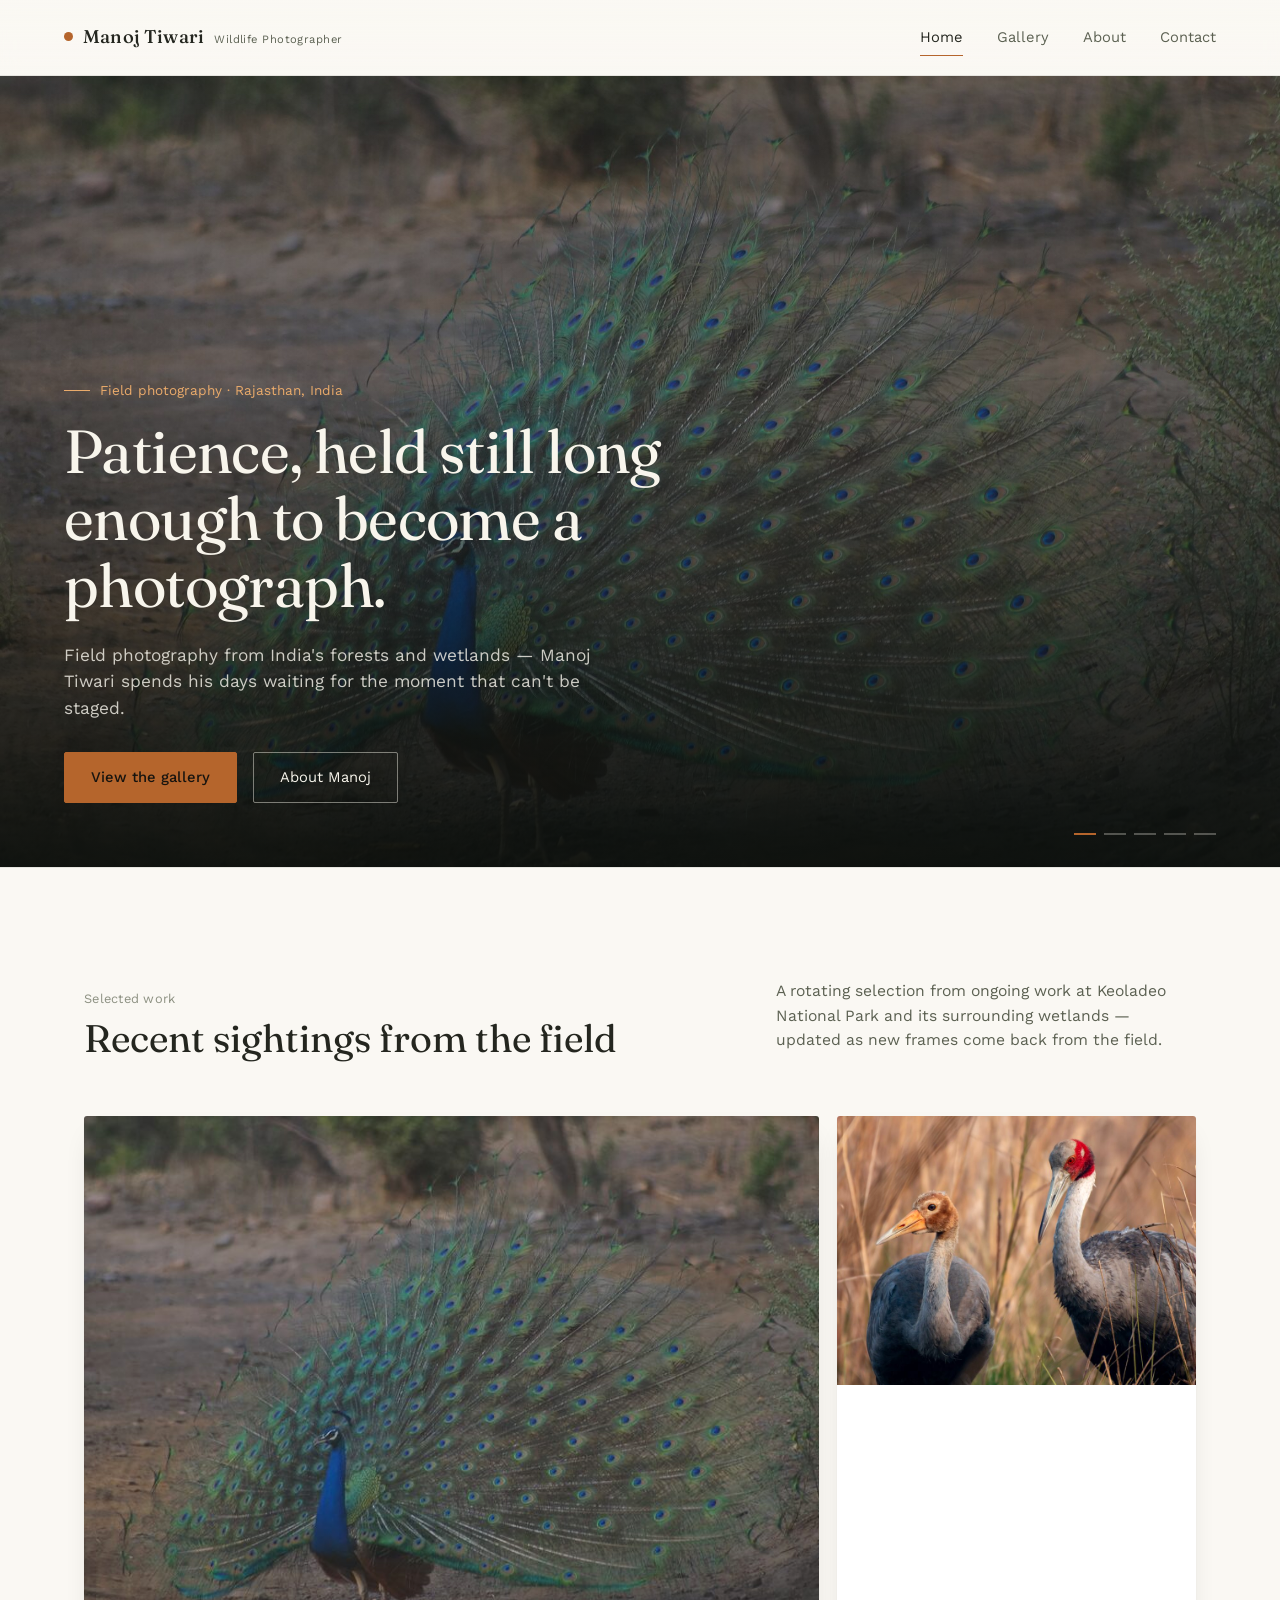
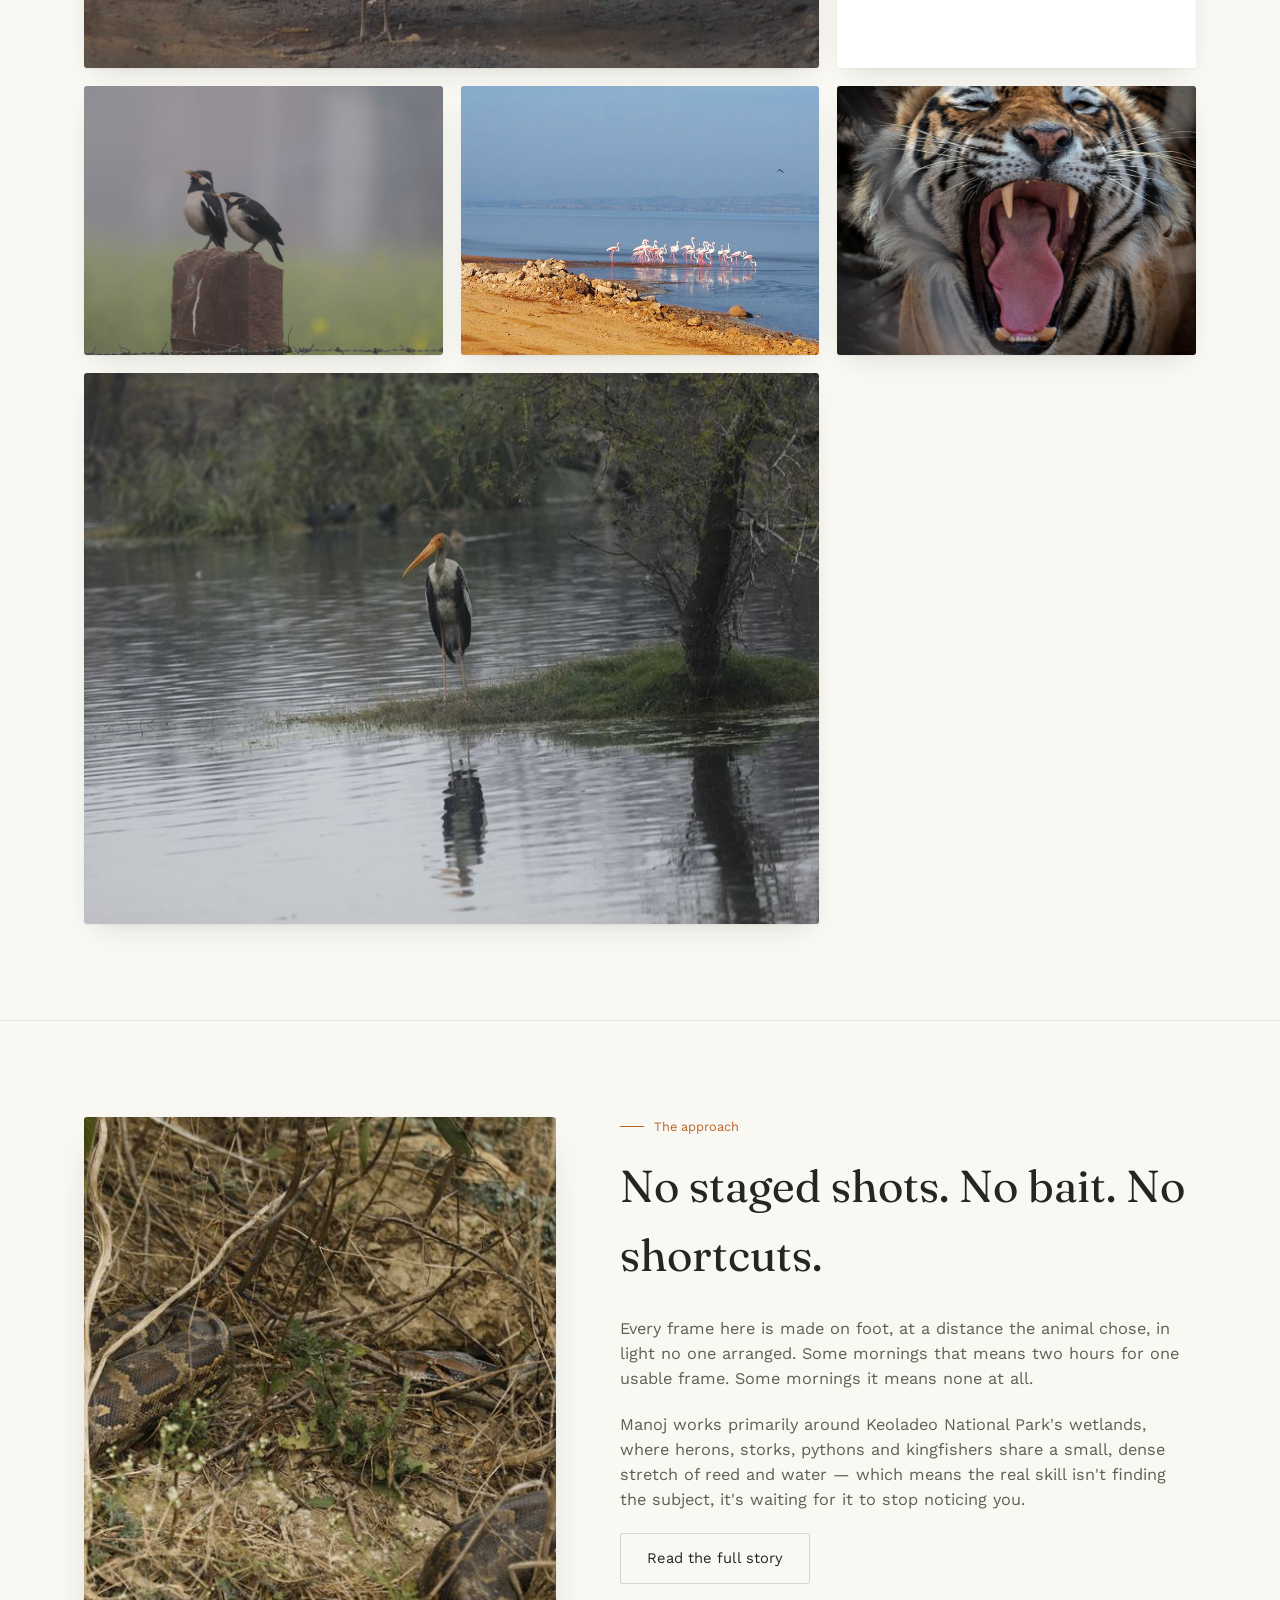
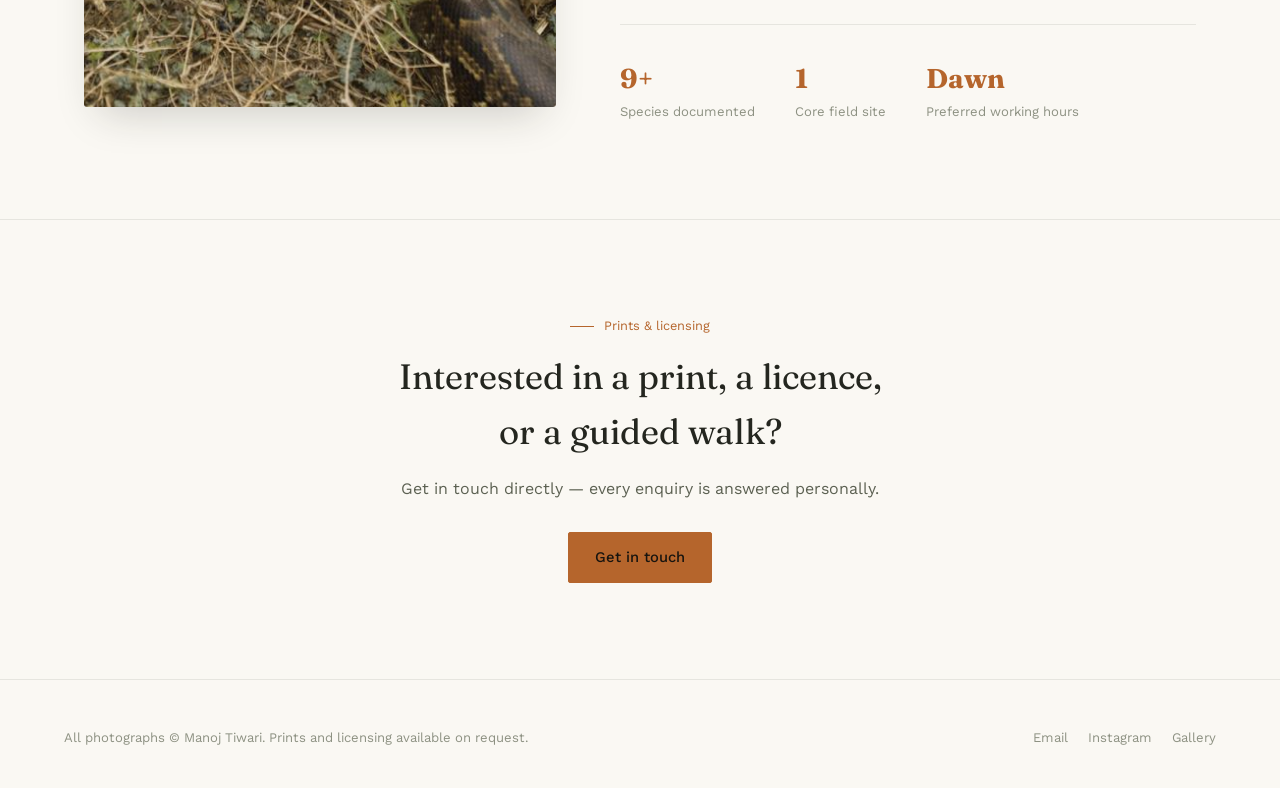
<file: source-6aa30e3e30b3306cdcb04043-811069a231ce7e67/index.html>
<!DOCTYPE html>
<html lang="en">
<head>
<meta charset="UTF-8">
<meta name="viewport" content="width=device-width, initial-scale=1.0">
<title>Manoj Tiwari — Wildlife Photographer</title>
<meta name="description" content="Wildlife photography by Manoj Tiwari — field work from India's forests and wetlands.">
<link rel="stylesheet" href="css/style.css">
</head>
<body>
<a class="skip-link" href="#main">Skip to content</a>

<nav class="site-nav">
  <a class="brand" href="index.html"><span class="brand-mark"></span>Manoj Tiwari<small>Wildlife Photographer</small></a>
  <div class="nav-links">
    <a href="index.html" class="active">Home</a>
    <a href="gallery.html">Gallery</a>
    <a href="about.html">About</a>
    <a href="contact.html">Contact</a>
  </div>
  <button class="nav-toggle" aria-label="Toggle menu" aria-expanded="false">
    <svg width="16" height="12" viewBox="0 0 16 12"><path d="M0 1h16M0 6h16M0 11h16" stroke="currentColor" stroke-width="1.3"/></svg>
  </button>
</nav>

<main id="main">

  <section class="hero" data-hero>
    <div class="hero-media"></div>
    <div class="hero-content">
      <div class="hero-eyebrow">Field photography · Rajasthan, India</div>
      <h1 data-setting="heroHeadline">Patience, held still long enough to become a photograph.</h1>
      <p data-setting="heroSubline">Field photography from India's forests and wetlands — Manoj Tiwari spends his days waiting for the moment that can't be staged.</p>
      <div class="hero-actions">
        <a class="btn btn-primary" href="gallery.html">View the gallery</a>
        <a class="btn btn-ghost" href="about.html">About Manoj</a>
      </div>
    </div>
    <div class="hero-dots"></div>
  </section>

  <section class="section">
    <div class="wrap">
      <div class="section-head">
        <div>
          <div class="section-tag">Selected work</div>
          <h2>Recent sightings from the field</h2>
        </div>
        <p class="lede">A rotating selection from ongoing work at Keoladeo National Park and its surrounding wetlands — updated as new frames come back from the field.</p>
      </div>
      <div class="feature-grid" data-featured-grid></div>
    </div>
  </section>

  <section class="section">
    <div class="wrap">
      <div class="about-layout">
        <img class="about-portrait" src="assets/images/thumb/python-coiled.jpg" alt="A coiled python, camouflaged in dry grass">
        <div class="about-body">
          <div class="eyebrow">The approach</div>
          <h1>No staged shots. No bait. No shortcuts.</h1>
          <p>Every frame here is made on foot, at a distance the animal chose, in light no one arranged. Some mornings that means two hours for one usable frame. Some mornings it means none at all.</p>
          <p>Manoj works primarily around Keoladeo National Park's wetlands, where herons, storks, pythons and kingfishers share a small, dense stretch of reed and water — which means the real skill isn't finding the subject, it's waiting for it to stop noticing you.</p>
          <a class="btn btn-ghost" href="about.html">Read the full story</a>
          <div class="stat-row">
            <div class="stat"><b>9+</b><span>Species documented</span></div>
            <div class="stat"><b>1</b><span>Core field site</span></div>
            <div class="stat"><b>Dawn</b><span>Preferred working hours</span></div>
          </div>
        </div>
      </div>
    </div>
  </section>

  <section class="section">
    <div class="wrap" style="text-align:center; max-width:620px;">
      <div class="eyebrow" style="justify-content:center;">Prints &amp; licensing</div>
      <h2 style="font-family:var(--serif); font-weight:400; font-size:clamp(1.6rem,3vw,2.2rem); margin:0 0 18px;">Interested in a print, a licence, or a guided walk?</h2>
      <p style="color:var(--text-muted); margin-bottom:30px;">Get in touch directly — every enquiry is answered personally.</p>
      <a class="btn btn-primary" href="contact.html">Get in touch</a>
    </div>
  </section>

</main>

<footer>
  <div class="footer-inner">
    <span data-setting="footerNote">All photographs © Manoj Tiwari. Prints and licensing available on request.</span>
    <div class="footer-links">
      <a href="mailto:hello@manojtiwariphotography.com" data-setting-href="email">Email</a>
      <a href="#" data-setting-href="instagram" target="_blank" rel="noopener">Instagram</a>
      <a href="gallery.html">Gallery</a>
    </div>
  </div>
</footer>

<script src="js/main.js"></script>
</body>
</html>
</file>
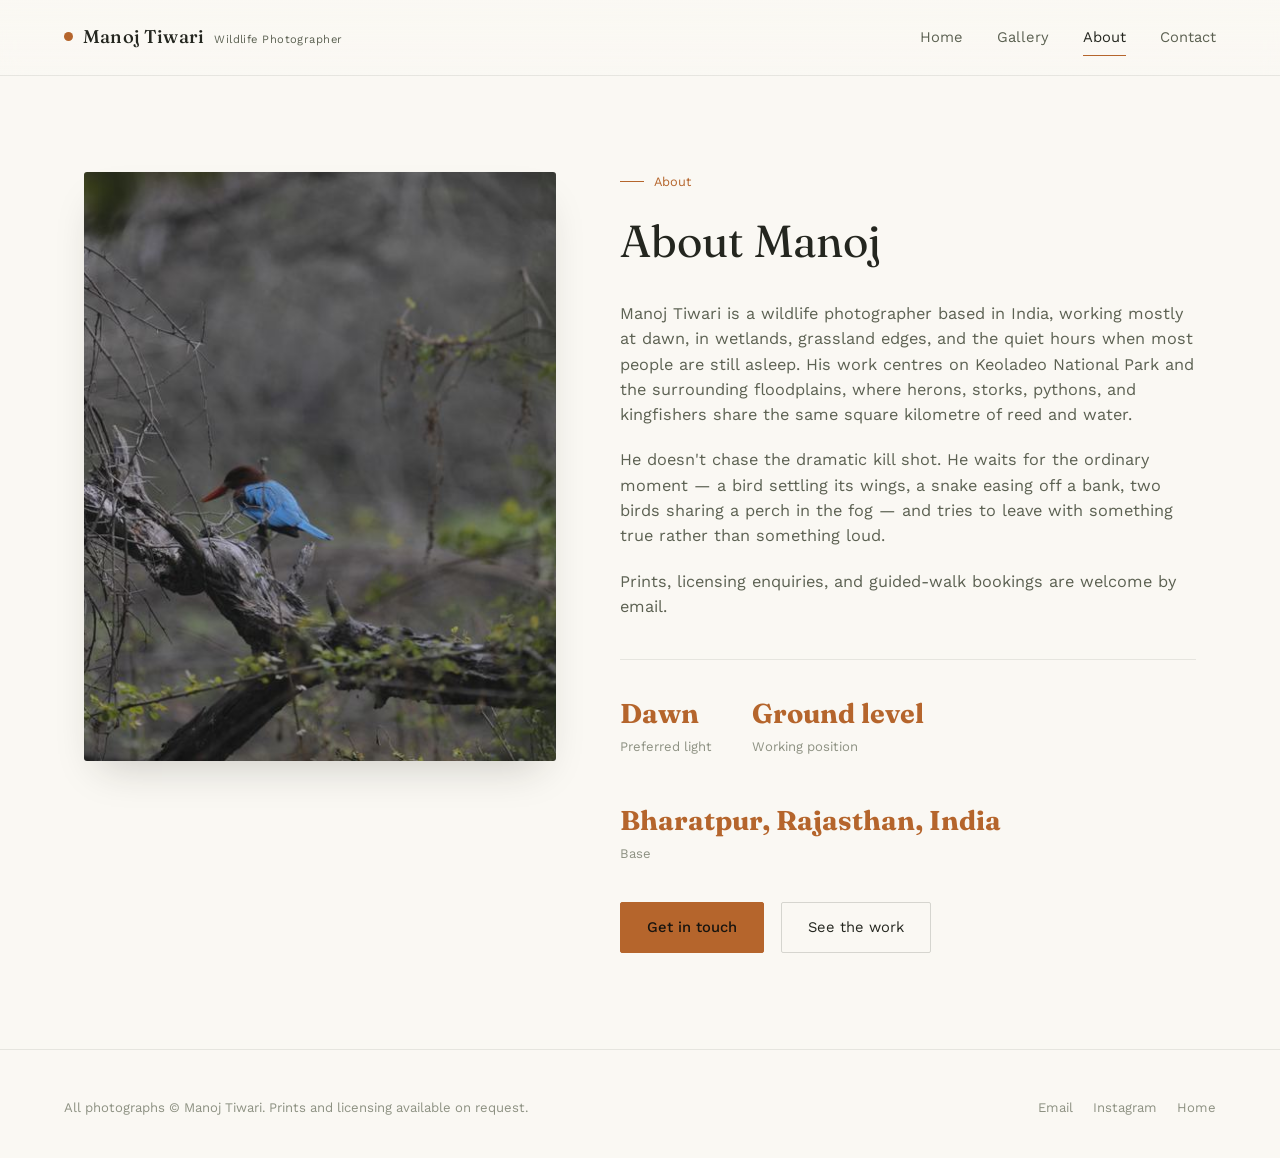
<file: source-6aa30e3e30b3306cdcb04043-811069a231ce7e67/about.html>
<!DOCTYPE html>
<html lang="en">
<head>
<meta charset="UTF-8">
<meta name="viewport" content="width=device-width, initial-scale=1.0">
<title>About — Manoj Tiwari</title>
<meta name="description" content="About Manoj Tiwari, wildlife photographer.">
<link rel="stylesheet" href="css/style.css">
</head>
<body>
<a class="skip-link" href="#main">Skip to content</a>

<nav class="site-nav">
  <a class="brand" href="index.html"><span class="brand-mark"></span>Manoj Tiwari<small>Wildlife Photographer</small></a>
  <div class="nav-links">
    <a href="index.html">Home</a>
    <a href="gallery.html">Gallery</a>
    <a href="about.html" class="active">About</a>
    <a href="contact.html">Contact</a>
  </div>
  <button class="nav-toggle" aria-label="Toggle menu" aria-expanded="false">
    <svg width="16" height="12" viewBox="0 0 16 12"><path d="M0 1h16M0 6h16M0 11h16" stroke="currentColor" stroke-width="1.3"/></svg>
  </button>
</nav>

<main id="main">
  <section class="section">
    <div class="wrap">
      <div class="about-layout">
        <img class="about-portrait" data-setting="aboutPortrait" src="assets/images/thumb/kingfisher-branch.jpg" alt="Manoj Tiwari in the field">
        <div class="about-body">
          <div class="eyebrow">About</div>
          <h1 data-setting="aboutHeading">About Manoj</h1>
          <div data-setting="aboutBody" data-setting-html>
            <p>Manoj Tiwari is a wildlife photographer based in India, working mostly at dawn, in wetlands, grassland edges, and the quiet hours when most people are still asleep.</p>
          </div>
          <div class="stat-row">
            <div class="stat"><b>Dawn</b><span>Preferred light</span></div>
            <div class="stat"><b>Ground level</b><span>Working position</span></div>
            <div class="stat"><b data-setting="location">Bharatpur</b><span>Base</span></div>
          </div>
          <div style="margin-top:36px;">
            <a class="btn btn-primary" href="contact.html">Get in touch</a>
            <a class="btn btn-ghost" href="gallery.html" style="margin-left:12px;">See the work</a>
          </div>
        </div>
      </div>
    </div>
  </section>
</main>

<footer>
  <div class="footer-inner">
    <span data-setting="footerNote">All photographs © Manoj Tiwari. Prints and licensing available on request.</span>
    <div class="footer-links">
      <a href="mailto:hello@manojtiwariphotography.com" data-setting-href="email">Email</a>
      <a href="#" data-setting-href="instagram" target="_blank" rel="noopener">Instagram</a>
      <a href="index.html">Home</a>
    </div>
  </div>
</footer>

<script src="js/main.js"></script>
</body>
</html>
</file>
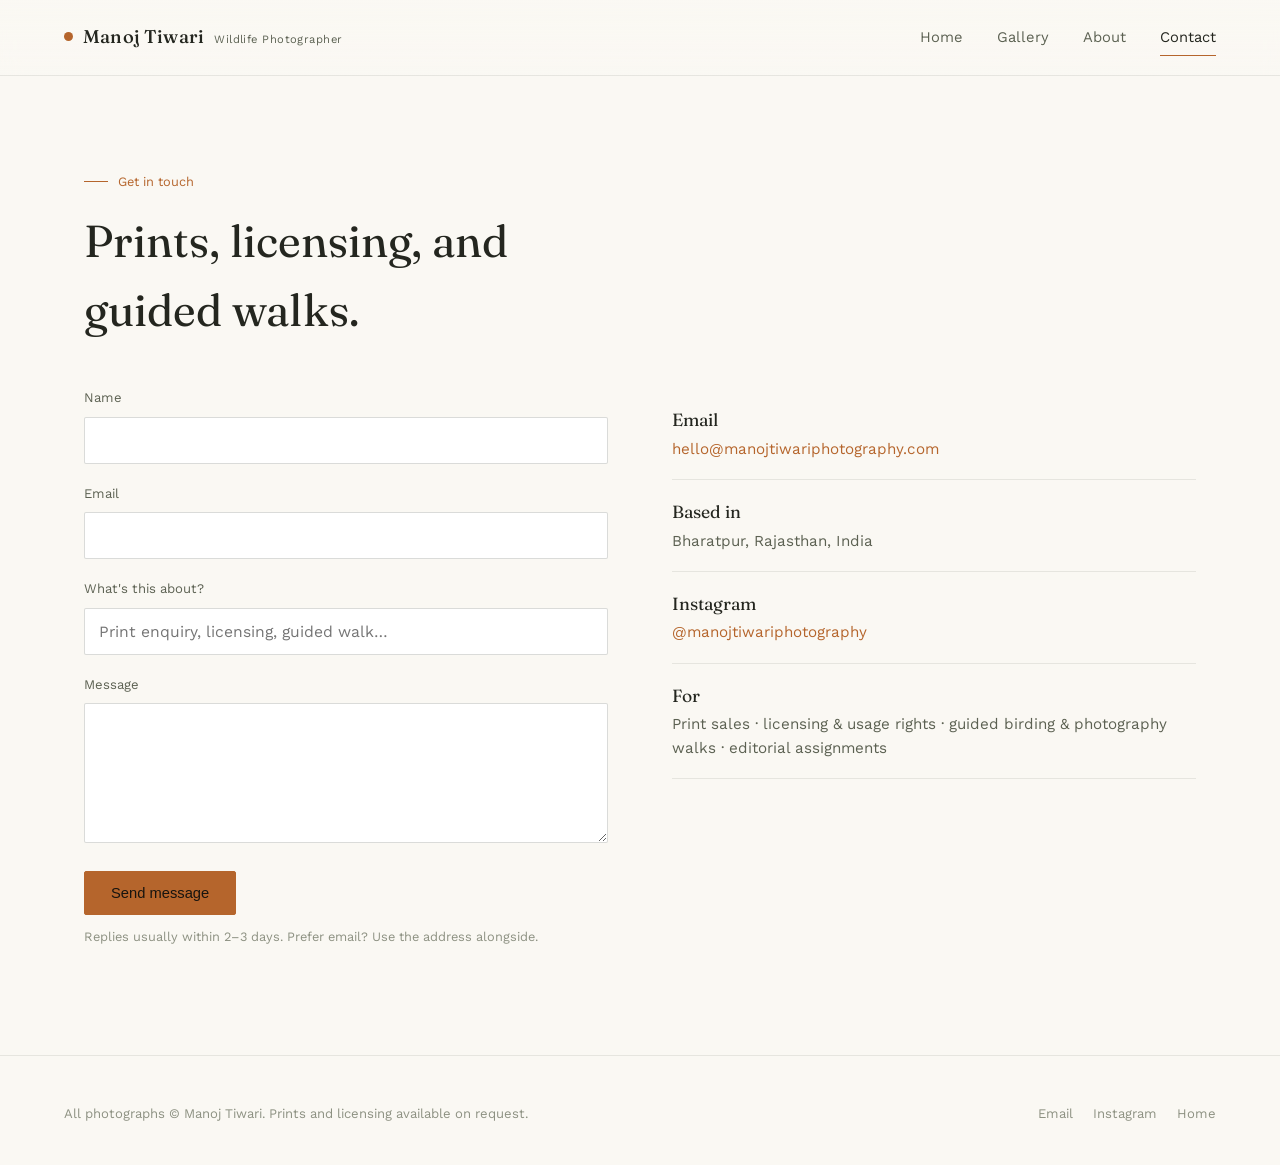
<file: source-6aa30e3e30b3306cdcb04043-811069a231ce7e67/contact.html>
<!DOCTYPE html>
<html lang="en">
<head>
<meta charset="UTF-8">
<meta name="viewport" content="width=device-width, initial-scale=1.0">
<title>Contact — Manoj Tiwari</title>
<meta name="description" content="Contact Manoj Tiwari for prints, licensing, or guided walks.">
<link rel="stylesheet" href="css/style.css">
</head>
<body>
<a class="skip-link" href="#main">Skip to content</a>

<nav class="site-nav">
  <a class="brand" href="index.html"><span class="brand-mark"></span>Manoj Tiwari<small>Wildlife Photographer</small></a>
  <div class="nav-links">
    <a href="index.html">Home</a>
    <a href="gallery.html">Gallery</a>
    <a href="about.html">About</a>
    <a href="contact.html" class="active">Contact</a>
  </div>
  <button class="nav-toggle" aria-label="Toggle menu" aria-expanded="false">
    <svg width="16" height="12" viewBox="0 0 16 12"><path d="M0 1h16M0 6h16M0 11h16" stroke="currentColor" stroke-width="1.3"/></svg>
  </button>
</nav>

<main id="main">
  <section class="section">
    <div class="wrap">
      <div class="eyebrow">Get in touch</div>
      <h2 style="font-family:var(--serif); font-weight:400; font-size:clamp(1.9rem,4vw,2.8rem); margin:0 0 44px; max-width:18ch;">Prints, licensing, and guided walks.</h2>

      <div class="contact-layout">
        <div>
          <!--
            This form uses Formspree (formspree.io) — a free service that emails form
            submissions straight to your inbox, no backend required.
            See HOSTING_GUIDE.md, section "Connect the contact form", for setup steps.
            Until it's connected, the form falls back to opening an email draft.
          -->
          <form id="contact-form" action="https://formspree.io/f/YOUR_FORM_ID" method="POST">
            <div class="field">
              <label for="name">Name</label>
              <input type="text" id="name" name="name" required>
            </div>
            <div class="field">
              <label for="email">Email</label>
              <input type="email" id="email" name="email" required>
            </div>
            <div class="field">
              <label for="subject">What's this about?</label>
              <input type="text" id="subject" name="subject" placeholder="Print enquiry, licensing, guided walk…">
            </div>
            <div class="field">
              <label for="message">Message</label>
              <textarea id="message" name="message" required></textarea>
            </div>
            <button type="submit" class="btn btn-primary">Send message</button>
            <p class="form-note">Replies usually within 2–3 days. Prefer email? Use the address alongside.</p>
          </form>
        </div>

        <div class="contact-info">
          <div class="row">
            <b>Email</b>
            <a href="mailto:hello@manojtiwariphotography.com" data-setting="email" data-setting-href="email">hello@manojtiwariphotography.com</a>
          </div>
          <div class="row">
            <b>Based in</b>
            <span data-setting="location">Bharatpur, Rajasthan, India</span>
          </div>
          <div class="row">
            <b>Instagram</b>
            <a href="#" data-setting-href="instagram" target="_blank" rel="noopener">@manojtiwariphotography</a>
          </div>
          <div class="row">
            <b>For</b>
            <span>Print sales · licensing &amp; usage rights · guided birding &amp; photography walks · editorial assignments</span>
          </div>
        </div>
      </div>
    </div>
  </section>
</main>

<footer>
  <div class="footer-inner">
    <span data-setting="footerNote">All photographs © Manoj Tiwari. Prints and licensing available on request.</span>
    <div class="footer-links">
      <a href="mailto:hello@manojtiwariphotography.com" data-setting-href="email">Email</a>
      <a href="#" data-setting-href="instagram" target="_blank" rel="noopener">Instagram</a>
      <a href="index.html">Home</a>
    </div>
  </div>
</footer>

<script src="js/main.js"></script>
<script>
  // Graceful fallback: if the Formspree endpoint hasn't been configured yet,
  // open a pre-filled email draft instead of submitting to a placeholder URL.
  document.getElementById('contact-form').addEventListener('submit', function(e){
    const action = this.getAttribute('action') || '';
    if(action.includes('YOUR_FORM_ID')){
      e.preventDefault();
      const name = document.getElementById('name').value;
      const email = document.getElementById('email').value;
      const subject = document.getElementById('subject').value || 'Website enquiry';
      const message = document.getElementById('message').value;
      const to = document.querySelector('[data-setting-href="email"]').getAttribute('href').replace('mailto:', '');
      const body = `From: ${name} (${email})%0D%0A%0D%0A${encodeURIComponent(message)}`;
      window.location.href = `mailto:${to}?subject=${encodeURIComponent(subject)}&body=${body}`;
    }
  });
</script>
</body>
</html>
</file>
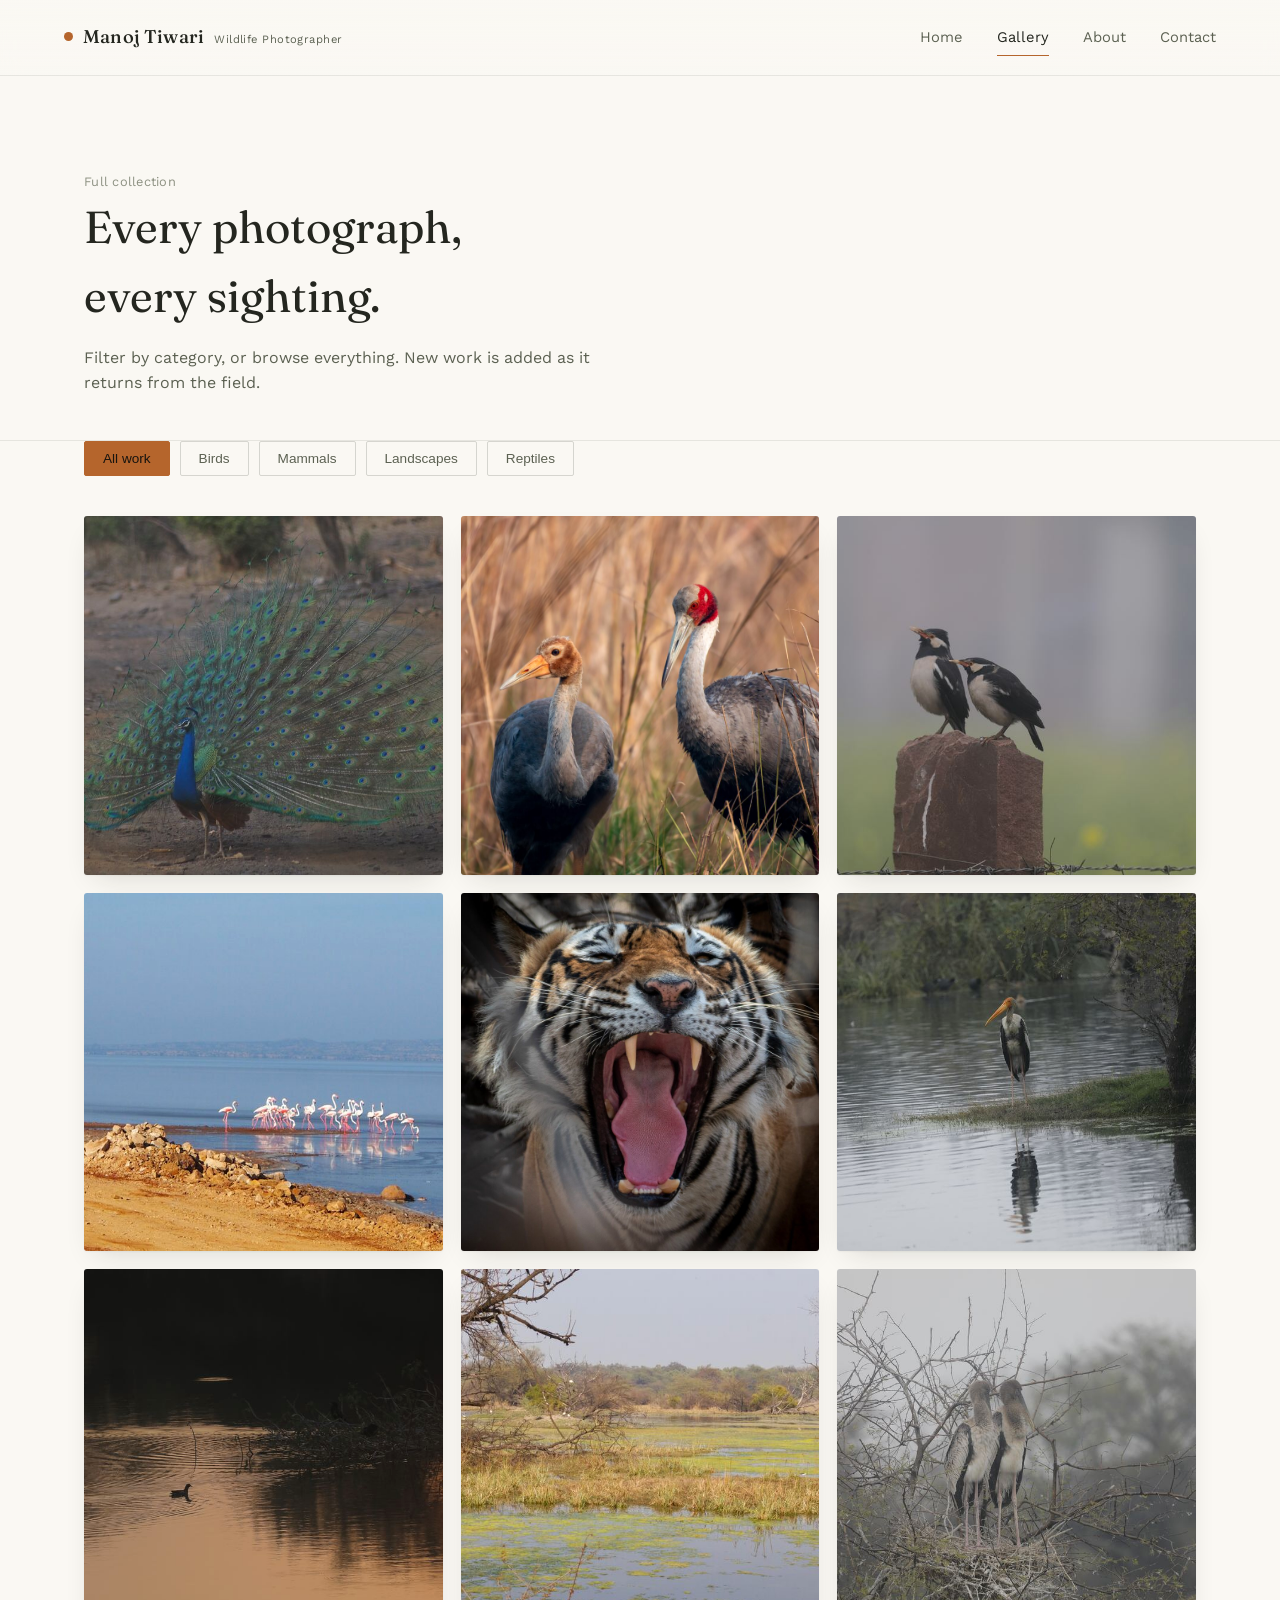
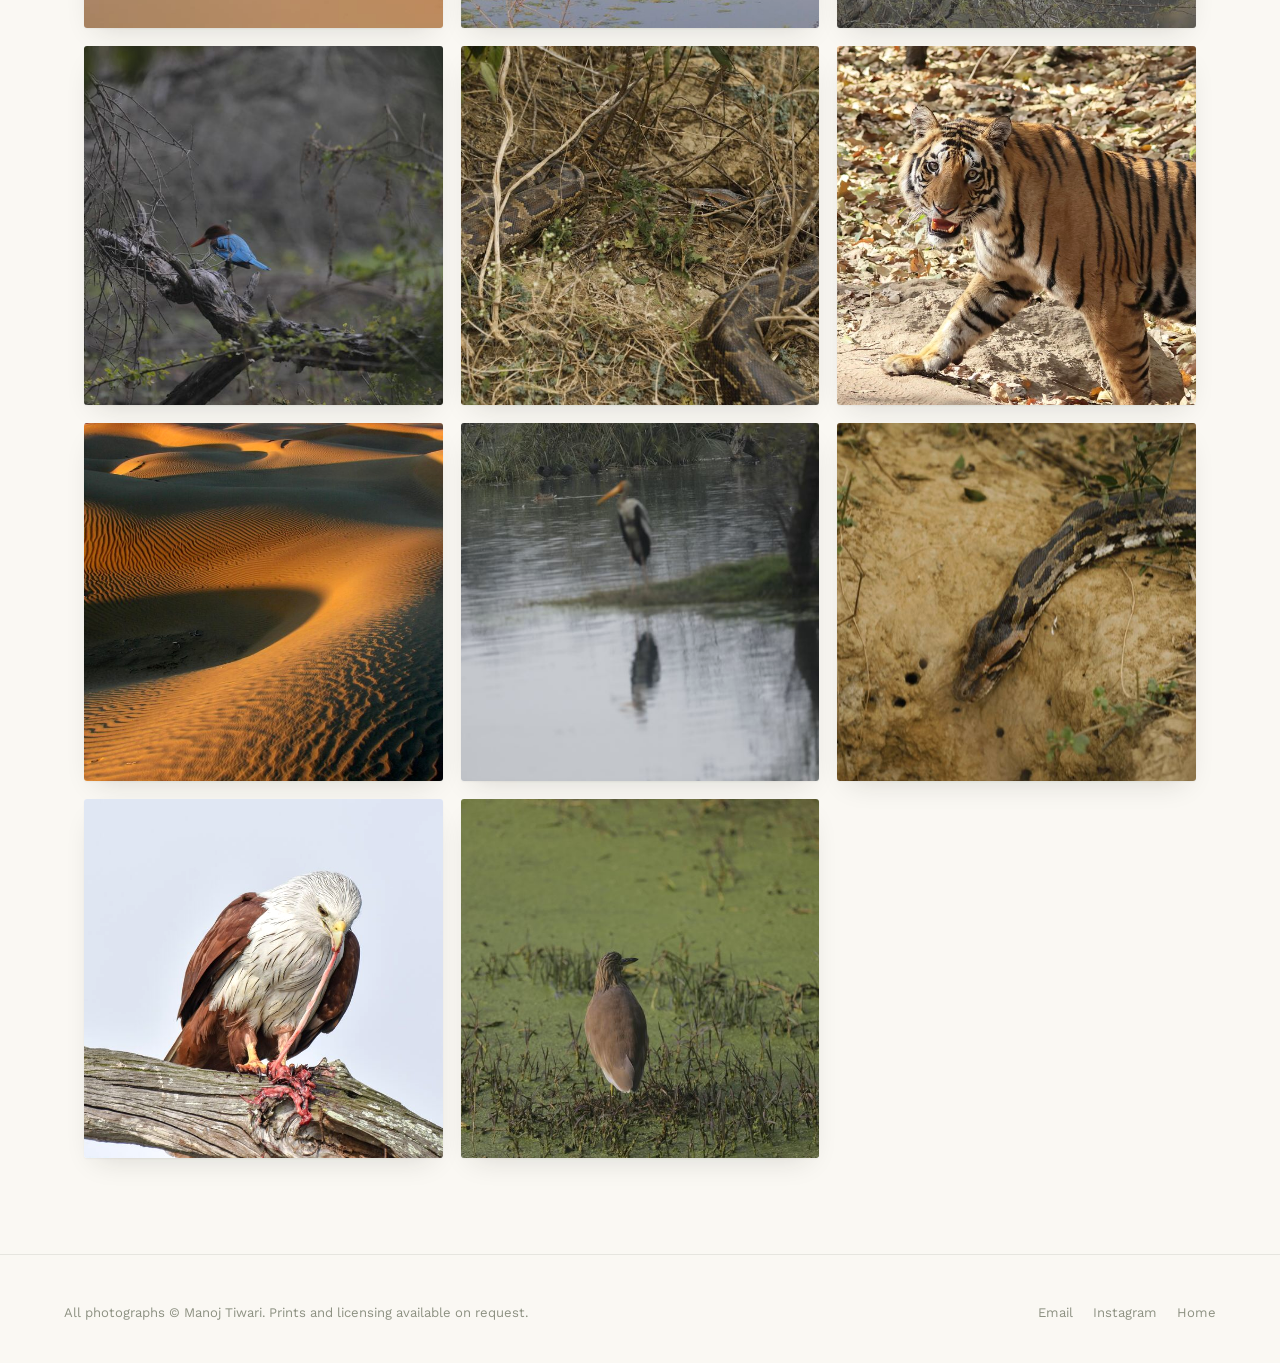
<file: source-6aa30e3e30b3306cdcb04043-811069a231ce7e67/gallery.html>
<!DOCTYPE html>
<html lang="en">
<head>
<meta charset="UTF-8">
<meta name="viewport" content="width=device-width, initial-scale=1.0">
<title>Gallery — Manoj Tiwari</title>
<meta name="description" content="Full wildlife photography gallery by Manoj Tiwari.">
<link rel="stylesheet" href="css/style.css">
</head>
<body>
<a class="skip-link" href="#main">Skip to content</a>

<nav class="site-nav">
  <a class="brand" href="index.html"><span class="brand-mark"></span>Manoj Tiwari<small>Wildlife Photographer</small></a>
  <div class="nav-links">
    <a href="index.html">Home</a>
    <a href="gallery.html" class="active">Gallery</a>
    <a href="about.html">About</a>
    <a href="contact.html">Contact</a>
  </div>
  <button class="nav-toggle" aria-label="Toggle menu" aria-expanded="false">
    <svg width="16" height="12" viewBox="0 0 16 12"><path d="M0 1h16M0 6h16M0 11h16" stroke="currentColor" stroke-width="1.3"/></svg>
  </button>
</nav>

<main id="main">
  <section class="section" style="padding-bottom:0;">
    <div class="wrap">
      <div class="section-tag">Full collection</div>
      <h2 style="font-family:var(--serif); font-weight:400; font-size:clamp(1.9rem,4vw,2.8rem); margin:0 0 12px; max-width:16ch;">Every photograph, every sighting.</h2>
      <p style="color:var(--text-muted); max-width:56ch; margin-bottom:44px;">Filter by category, or browse everything. New work is added as it returns from the field.</p>
    </div>
  </section>

  <section class="section" style="padding-top:0;">
    <div class="wrap">
      <div class="gallery-toolbar" data-gallery-filters></div>
      <div class="gallery-grid" data-gallery-grid></div>
      <p class="empty-state" data-gallery-empty style="display:none;">No photographs in this category yet — check back soon.</p>
    </div>
  </section>
</main>

<footer>
  <div class="footer-inner">
    <span data-setting="footerNote">All photographs © Manoj Tiwari. Prints and licensing available on request.</span>
    <div class="footer-links">
      <a href="mailto:hello@manojtiwariphotography.com" data-setting-href="email">Email</a>
      <a href="#" data-setting-href="instagram" target="_blank" rel="noopener">Instagram</a>
      <a href="index.html">Home</a>
    </div>
  </div>
</footer>

<script src="js/main.js"></script>
</body>
</html>
</file>
<file: source-6aa30e3e30b3306cdcb04043-811069a231ce7e67/css/style.css>
@import url('https://fonts.googleapis.com/css2?family=Fraunces:ital,opsz,wght@0,9..144,300;0,9..144,400;0,9..144,500;0,9..144,600;1,9..144,400&family=Work+Sans:wght@300;400;500;600&display=swap');

:root{
  --bg: #faf8f3;
  --bg-panel: #ffffff;
  --bg-panel-2: #f1eee4;
  --line: rgba(30, 32, 24, 0.09);
  --line-strong: rgba(30, 32, 24, 0.16);
  --text: #24261f;
  --text-muted: #5c6152;
  --text-faint: #8d9182;
  --accent: #b5652c;
  --accent-soft: rgba(181, 101, 44, 0.1);
  --rust: #8a4a30;
  --max: 1240px;
  --gutter: clamp(20px, 5vw, 64px);
  --serif: 'Fraunces', Georgia, serif;
  --sans: 'Work Sans', -apple-system, BlinkMacSystemFont, sans-serif;

  /* Text sitting directly on a darkened photo (hero, card overlays) stays light
     regardless of the light page theme around it. */
  --on-photo: #f8f5ec;
  --on-photo-muted: rgba(248, 245, 236, 0.8);
  --accent-on-photo: #eaab6b;
}

*{ box-sizing: border-box; }
html{ scroll-behavior: smooth; }

@media (prefers-reduced-motion: reduce){
  html{ scroll-behavior: auto; }
  *{ animation-duration: 0.01ms !important; animation-iteration-count: 1 !important; transition-duration: 0.01ms !important; }
}

body{
  margin: 0;
  background: var(--bg);
  color: var(--text);
  font-family: var(--sans);
  font-weight: 400;
  line-height: 1.55;
  -webkit-font-smoothing: antialiased;
}

img{ max-width: 100%; display: block; }
a{ color: inherit; text-decoration: none; }

::selection{ background: var(--accent); color: #fffaf3; }

:focus-visible{
  outline: 2px solid var(--accent);
  outline-offset: 3px;
}

.wrap{
  max-width: var(--max);
  margin: 0 auto;
  padding: 0 var(--gutter);
}

/* -------- Nav -------- */
.site-nav{
  position: sticky;
  top: 0;
  z-index: 100;
  display: flex;
  align-items: center;
  justify-content: space-between;
  padding: 22px var(--gutter);
  background: linear-gradient(to bottom, rgba(250,248,243,0.94), rgba(250,248,243,0.82));
  backdrop-filter: blur(10px);
  border-bottom: 1px solid var(--line);
}

.brand{
  font-family: var(--serif);
  font-size: 1.15rem;
  font-weight: 500;
  letter-spacing: 0.01em;
  display: flex;
  align-items: baseline;
  gap: 10px;
}
.brand .brand-mark{
  width: 9px; height: 9px;
  border-radius: 50%;
  background: var(--accent);
  display: inline-block;
  transform: translateY(-2px);
}
.brand small{
  font-family: var(--sans);
  font-size: 0.7rem;
  color: var(--text-muted);
  font-weight: 400;
  letter-spacing: 0.04em;
}

.nav-links{
  display: flex;
  gap: 34px;
  font-size: 0.92rem;
  color: var(--text-muted);
}
.nav-links a{ position: relative; padding: 4px 0; transition: color .2s; }
.nav-links a:hover, .nav-links a.active{ color: var(--text); }
.nav-links a.active::after{
  content: '';
  position: absolute;
  left: 0; right: 0; bottom: -3px;
  height: 1px;
  background: var(--accent);
}

.nav-toggle{
  display: none;
  background: none;
  border: 1px solid var(--line-strong);
  color: var(--text);
  width: 40px; height: 36px;
  border-radius: 3px;
  cursor: pointer;
}

@media (max-width: 760px){
  .nav-links{
    position: fixed;
    inset: 68px 0 0 0;
    flex-direction: column;
    background: var(--bg);
    padding: 30px var(--gutter);
    gap: 22px;
    font-size: 1.1rem;
    transform: translateY(-8px);
    opacity: 0;
    pointer-events: none;
    transition: opacity .25s ease, transform .25s ease;
  }
  .nav-links.open{ opacity: 1; transform: translateY(0); pointer-events: auto; }
  .nav-toggle{ display: block; }
}

/* -------- Hero -------- */
.hero{
  position: relative;
  min-height: 88vh;
  display: flex;
  align-items: flex-end;
  overflow: hidden;
  border-bottom: 1px solid var(--line);
}
.hero-media{
  position: absolute; inset: 0;
  background-size: cover;
  background-position: center 38%;
  transition: opacity 1.4s ease;
}
.hero-media::after{
  content: '';
  position: absolute; inset: 0;
  background: linear-gradient(180deg, rgba(10,14,11,0.25) 0%, rgba(10,14,11,0.15) 40%, rgba(10,14,11,0.92) 100%);
}
.hero-content{
  position: relative;
  z-index: 2;
  padding: 0 var(--gutter) 64px;
  max-width: 760px;
}
.hero-eyebrow{
  font-size: 0.85rem;
  color: var(--accent-on-photo);
  margin-bottom: 18px;
  display: flex;
  align-items: center;
  gap: 10px;
}
.hero-eyebrow::before{
  content: '';
  width: 26px; height: 1px;
  background: var(--accent-on-photo);
}
.hero h1{
  font-family: var(--serif);
  font-weight: 400;
  font-size: clamp(2.2rem, 5.2vw, 3.8rem);
  line-height: 1.1;
  margin: 0 0 22px;
  letter-spacing: -0.01em;
  color: var(--on-photo);
}
.hero p{
  color: var(--on-photo-muted);
  font-size: 1.08rem;
  max-width: 52ch;
  margin: 0 0 30px;
}
.hero-actions{ display: flex; gap: 16px; flex-wrap: wrap; }

.hero-dots{
  position: absolute;
  right: var(--gutter);
  bottom: 32px;
  z-index: 2;
  display: flex;
  gap: 8px;
}
.hero-dots button{
  width: 22px; height: 2px;
  background: rgba(237,234,225,0.3);
  border: none;
  cursor: pointer;
  padding: 0;
}
.hero-dots button.active{ background: var(--accent); }

/* -------- Buttons -------- */
.btn{
  display: inline-flex;
  align-items: center;
  gap: 8px;
  padding: 13px 26px;
  font-size: 0.92rem;
  border: 1px solid var(--line-strong);
  border-radius: 2px;
  transition: border-color .2s, background .2s, color .2s;
}
.btn-primary{
  background: var(--accent);
  border-color: var(--accent);
  color: #17140f;
  font-weight: 500;
}
.btn-primary:hover{ background: #dc9c50; border-color: #dc9c50; }
.btn-ghost:hover{ border-color: var(--text); }
.hero-content .btn-ghost{ color: var(--on-photo); border-color: rgba(248,245,236,0.45); }
.hero-content .btn-ghost:hover{ border-color: var(--on-photo); }

/* -------- Section headers -------- */
.section{ padding: 96px 0; }
.section + .section{ border-top: 1px solid var(--line); }
.section-head{
  display: flex;
  justify-content: space-between;
  align-items: flex-end;
  gap: 24px;
  margin-bottom: 48px;
  flex-wrap: wrap;
}
.section-head h2{
  font-family: var(--serif);
  font-weight: 400;
  font-size: clamp(1.7rem, 3vw, 2.4rem);
  margin: 0;
  max-width: 22ch;
}
.section-head .lede{ color: var(--text-muted); max-width: 42ch; font-size: 0.98rem; }
.section-tag{
  font-size: 0.8rem;
  color: var(--text-faint);
  letter-spacing: 0.02em;
  font-family: var(--sans);
}

/* -------- Featured / masonry gallery -------- */
.feature-grid{
  display: grid;
  grid-template-columns: repeat(6, 1fr);
  gap: 18px;
}
.feature-grid .card:nth-child(1){ grid-column: span 4; }
.feature-grid .card:nth-child(2){ grid-column: span 2; }
.feature-grid .card:nth-child(3){ grid-column: span 2; }
.feature-grid .card:nth-child(4){ grid-column: span 2; }
.feature-grid .card:nth-child(5){ grid-column: span 2; }
.feature-grid .card:nth-child(6){ grid-column: span 4; }

@media (max-width: 900px){
  .feature-grid{ grid-template-columns: repeat(2, 1fr); }
  .feature-grid .card{ grid-column: span 1 !important; }
}

.card{
  position: relative;
  overflow: hidden;
  background: var(--bg-panel);
  cursor: pointer;
  border-radius: 3px;
  box-shadow: 0 1px 2px rgba(30,32,24,0.04), 0 12px 28px -12px rgba(30,32,24,0.16);
  transition: box-shadow .3s, transform .3s;
}
.card:hover{ box-shadow: 0 4px 10px rgba(30,32,24,0.06), 0 20px 36px -14px rgba(30,32,24,0.22); }
.card .ph{
  width: 100%;
  aspect-ratio: 4 / 3;
  object-fit: cover;
  transition: transform .6s cubic-bezier(.2,.7,.2,1), filter .6s;
  filter: saturate(1.04) brightness(1.02);
}
.card:hover .ph{ transform: scale(1.045); filter: saturate(1.15) brightness(1.05); }
.card-info{
  position: absolute;
  left: 0; right: 0; bottom: 0;
  padding: 18px 20px;
  background: linear-gradient(to top, rgba(10,10,8,0.85), transparent 85%);
  opacity: 0;
  transform: translateY(6px);
  transition: opacity .3s, transform .3s;
}
.card:hover .card-info{ opacity: 1; transform: translateY(0); }
.card-info .sp{ font-family: var(--serif); font-size: 1.05rem; color: var(--on-photo); }
.card-info .lo{ font-size: 0.76rem; color: var(--on-photo-muted); margin-top: 3px; }

/* -------- Full gallery grid -------- */
.gallery-toolbar{
  display: flex;
  gap: 10px;
  flex-wrap: wrap;
  margin-bottom: 40px;
}
.filter-btn{
  padding: 9px 18px;
  font-size: 0.85rem;
  border: 1px solid var(--line-strong);
  background: transparent;
  color: var(--text-muted);
  cursor: pointer;
  border-radius: 2px;
  transition: all .2s;
}
.filter-btn:hover{ color: var(--text); }
.filter-btn.active{ background: var(--accent); border-color: var(--accent); color: #17140f; }

.gallery-grid{
  display: grid;
  grid-template-columns: repeat(3, 1fr);
  gap: 18px;
}
@media (max-width: 900px){ .gallery-grid{ grid-template-columns: repeat(2, 1fr); } }
@media (max-width: 560px){ .gallery-grid{ grid-template-columns: 1fr; } }

.gallery-grid .card .ph{ aspect-ratio: 1 / 1; }

.empty-state{
  padding: 60px 0;
  text-align: center;
  color: var(--text-faint);
  font-family: var(--serif);
  font-size: 1.2rem;
}

/* -------- Lightbox -------- */
.lightbox{
  position: fixed; inset: 0;
  z-index: 500;
  background: rgba(250,248,243,0.97);
  display: none;
  align-items: center;
  justify-content: center;
  padding: 40px var(--gutter);
}
.lightbox.open{ display: flex; }
.lightbox-inner{
  max-width: 1100px;
  width: 100%;
  display: grid;
  grid-template-columns: 1.5fr 1fr;
  gap: 40px;
  align-items: center;
}
@media (max-width: 820px){ .lightbox-inner{ grid-template-columns: 1fr; } }
.lightbox img{
  width: 100%;
  max-height: 72vh;
  object-fit: contain;
  border-radius: 3px;
  box-shadow: 0 20px 48px -16px rgba(30,32,24,0.28);
  background: var(--bg-panel-2);
}
.lightbox-meta .sp{ font-family: var(--serif); font-size: 1.6rem; margin: 0 0 6px; }
.lightbox-meta .ti{ color: var(--accent); font-size: 0.9rem; margin-bottom: 18px; }
.lightbox-meta .st{ color: var(--text-muted); font-size: 0.98rem; line-height: 1.7; margin-bottom: 18px; }
.lightbox-meta .lo{ font-size: 0.82rem; color: var(--text-faint); }
.lightbox-meta .cr{ font-size: 0.76rem; color: var(--text-faint); margin-top: 10px; font-style: italic; }
.lightbox-close, .lightbox-nav{
  position: absolute;
  background: var(--bg-panel);
  border: 1px solid var(--line-strong);
  color: var(--text);
  cursor: pointer;
  border-radius: 50%;
  width: 42px; height: 42px;
  display: flex; align-items: center; justify-content: center;
  transition: border-color .2s;
  box-shadow: 0 4px 12px rgba(30,32,24,0.1);
}
.lightbox-close:hover, .lightbox-nav:hover{ border-color: var(--accent); }
.lightbox-close{ top: 26px; right: var(--gutter); }
.lightbox-nav.prev{ left: var(--gutter); top: 50%; transform: translateY(-50%); }
.lightbox-nav.next{ right: var(--gutter); top: 50%; transform: translateY(-50%); }
@media (max-width: 760px){
  .lightbox-nav{ display: none; }
}

/* -------- About page -------- */
.about-layout{
  display: grid;
  grid-template-columns: 0.9fr 1.1fr;
  gap: 64px;
  align-items: start;
}
@media (max-width: 800px){ .about-layout{ grid-template-columns: 1fr; } }
.about-portrait{ aspect-ratio: 4/5; object-fit: cover; width: 100%; border-radius: 3px; box-shadow: 0 20px 40px -16px rgba(30,32,24,0.22); }
.about-body p{ color: var(--text-muted); font-size: 1.02rem; margin-bottom: 20px; }
.about-body h1{
  font-family: var(--serif); font-weight: 400;
  font-size: clamp(2rem, 4vw, 2.8rem);
  margin: 0 0 26px;
  color: var(--text);
}
.stat-row{
  display: flex;
  gap: 40px;
  margin-top: 40px;
  padding-top: 32px;
  border-top: 1px solid var(--line);
  flex-wrap: wrap;
}
.stat b{ display: block; font-family: var(--serif); font-size: 1.7rem; color: var(--accent); }
.stat span{ font-size: 0.82rem; color: var(--text-faint); }

/* -------- Contact -------- */
.contact-layout{
  display: grid;
  grid-template-columns: 1fr 1fr;
  gap: 64px;
}
@media (max-width: 800px){ .contact-layout{ grid-template-columns: 1fr; } }
.field{ margin-bottom: 20px; }
.field label{ display: block; font-size: 0.82rem; color: var(--text-muted); margin-bottom: 8px; }
.field input, .field textarea{
  width: 100%;
  background: var(--bg-panel);
  border: 1px solid var(--line-strong);
  color: var(--text);
  padding: 13px 14px;
  font-family: var(--sans);
  font-size: 0.98rem;
  border-radius: 2px;
}
.field input:focus, .field textarea:focus{ border-color: var(--accent); outline: none; }
.field textarea{ min-height: 140px; resize: vertical; }
.contact-info{ font-size: 0.95rem; color: var(--text-muted); }
.contact-info a{ color: var(--accent); }
.contact-info .row{ padding: 18px 0; border-bottom: 1px solid var(--line); }
.contact-info .row b{ display: block; color: var(--text); margin-bottom: 4px; font-family: var(--serif); font-weight: 400; font-size: 1.1rem; }
.form-note{ font-size: 0.8rem; color: var(--text-faint); margin-top: 12px; }

/* -------- Footer -------- */
footer{
  border-top: 1px solid var(--line);
  padding: 48px var(--gutter) 40px;
}
.footer-inner{
  max-width: var(--max);
  margin: 0 auto;
  display: flex;
  justify-content: space-between;
  gap: 20px;
  flex-wrap: wrap;
  font-size: 0.82rem;
  color: var(--text-faint);
}
.footer-links{ display: flex; gap: 20px; }
.footer-links a:hover{ color: var(--text); }

/* -------- Utility -------- */
.eyebrow{
  font-size: 0.8rem;
  color: var(--accent);
  margin-bottom: 14px;
  display: flex;
  align-items: center;
  gap: 10px;
}
.eyebrow::before{ content:''; width: 24px; height: 1px; background: var(--accent); }

.skip-link{
  position: absolute; left: -999px; top: 0;
  background: var(--accent); color: #17140f;
  padding: 10px 16px; z-index: 1000;
}
.skip-link:focus{ left: var(--gutter); top: 12px; }
</file>
